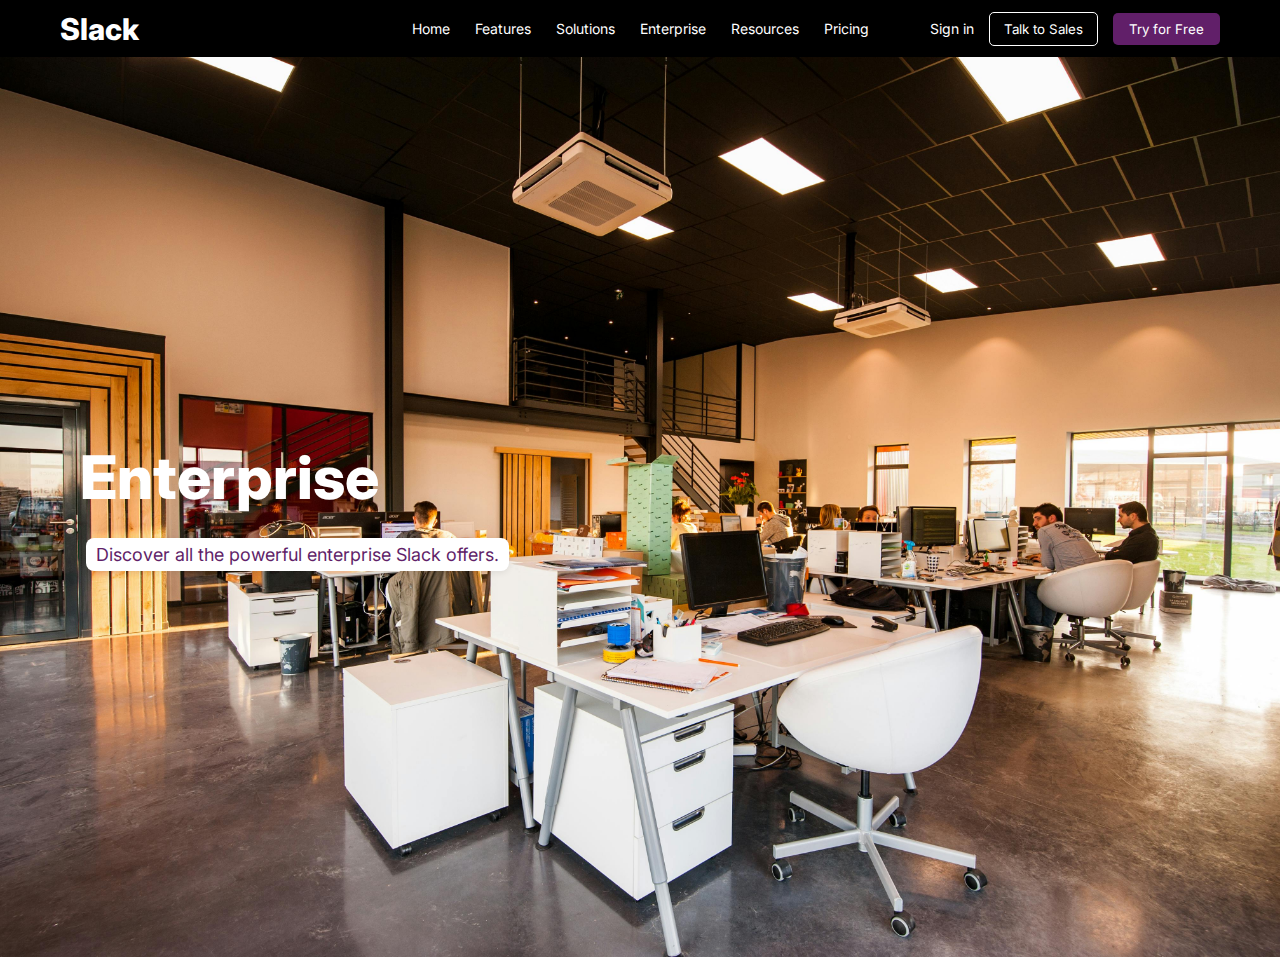
<file: enterprise.html>
<!DOCTYPE html>
<html lang="en">
<head>
    <meta charset="UTF-8">
    <meta name="viewport" content="width=device-width, initial-scale=1.0">
    <title>Enterprise - Slack</title>
    <link rel="stylesheet" href="design.css">
    <link href="https://fonts.googleapis.com/css2?family=Inter:wght@300;400;600;700;800&display=swap" rel="stylesheet">
</head>

<body>

    <input type="checkbox" id="menu-toggle">

    <header class="navbar">
        <div class="logo">Slack</div>

        <label for="menu-toggle" class="hamburger">
            <span></span>
            <span></span>
            <span></span>
        </label>

        <nav class="nav-links">
            <a href="Slack.html">Home</a>
            <a href="features.html">Features</a>
            <a href="solutions.html">Solutions</a>
            <a href="enterprise.html">Enterprise</a>
            <a href="resources.html">Resources</a>
            <a href="pricing.html">Pricing</a>

            <div class="nav-buttons">
                <a class="signin" href="#">Sign in</a>
                <button class="btn-outline">Talk to Sales</button>
                <button class="btn-primary">Try for Free</button>
            </div>
        </nav>
    </header>

    <div class="overlay" id="overlay"></div>

    <section class="hero">
        <div class="hero-text">
            <h1>Enterprise</h1>
            <p>Discover all the powerful enterprise Slack offers.</p>
        </div>
    </section>

    <script>
        function closeSignup() {
            document.getElementById('signupModal').style.display = 'none';
        }

        window.addEventListener('resize', function() {
            if (window.innerWidth > 768) {
                document.getElementById('menu-toggle').checked = false;
            }
        });
        document.addEventListener('DOMContentLoaded', function() {
            document.body.classList.add('is-loaded');
        });

        document.addEventListener('click', function(e) {
            var a = e.target.closest('a');
            if (!a) return;
            var href = a.getAttribute('href');
            if (!href) return;
            // ignore anchors, external links, mailto, tel, downloads, target="_blank"
            if (href.startsWith('#') || href.startsWith('mailto:') || href.startsWith('tel:') ||
                href.startsWith('javascript:') || a.target === '_blank' || a.hasAttribute('download') ||
                (href.indexOf('http') === 0 && href.indexOf(location.hostname) === -1)) {
                return;
            }
            e.preventDefault();
            document.body.classList.remove('is-loaded');
            document.body.classList.add('is-exiting');
            setTimeout(function() { location.href = href; }, 350);
        });
    </script>

</body>

</html>
</file>
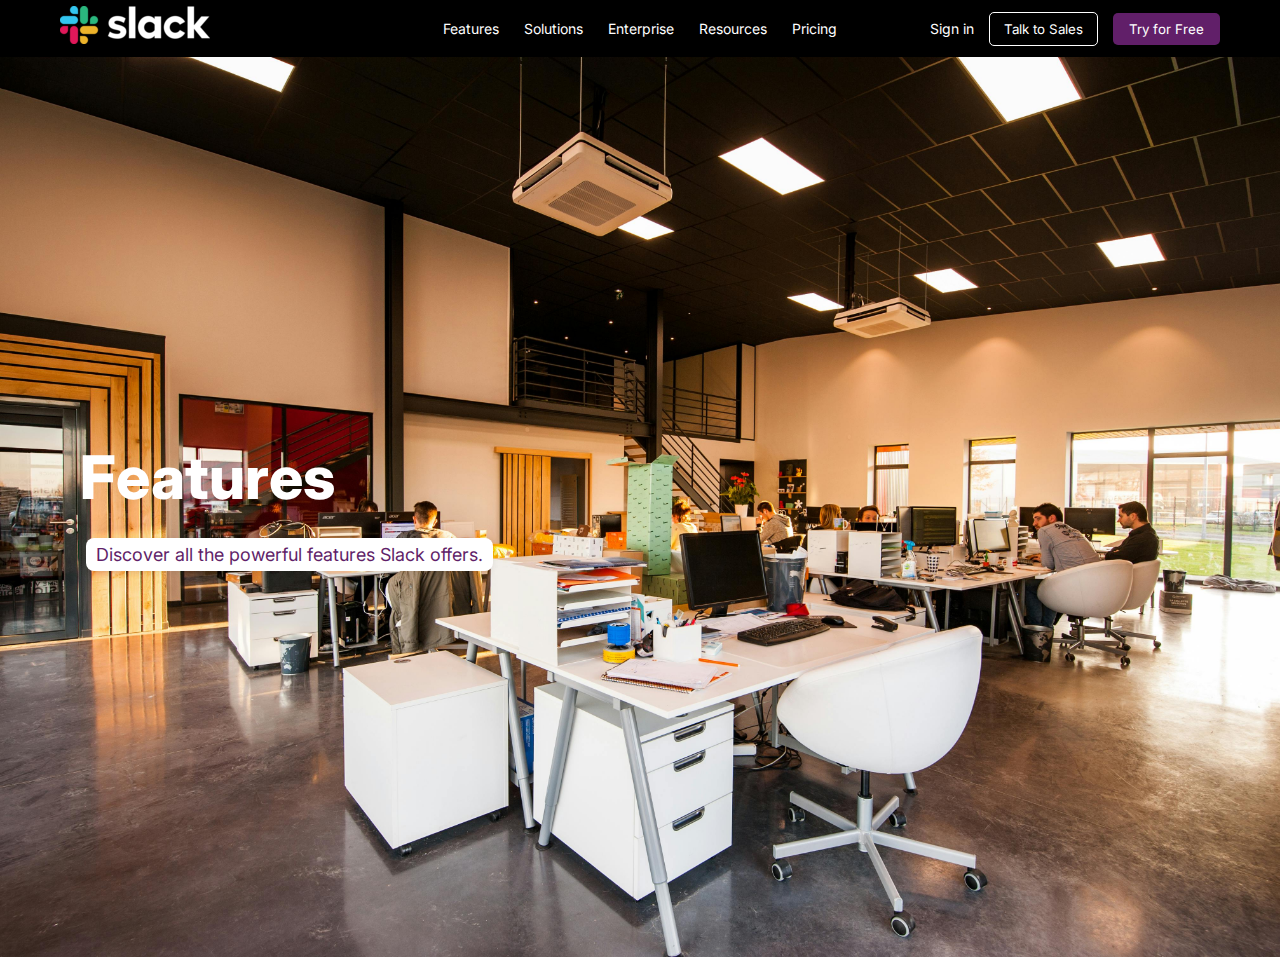
<file: features.html>
<!DOCTYPE html>
<html lang="en">

<head>
    <link rel="icon" href="icons8-slack-logo-45.png" type="image/png">
    <meta charset="UTF-8">
    <meta name="viewport" content="width=device-width, initial-scale=1.0">
    <title>Features - Slack</title>
    <link rel="stylesheet" href="design.css">
    <link href="https://fonts.googleapis.com/css2?family=Inter:wght@300;400;600;700;800&display=swap" rel="stylesheet">
</head>

<body>

    <input type="checkbox" id="menu-toggle">

    <header class="navbar">
       
           <a href="index.html" class="logo">
             <img src="slacklogo.png" alt="Website Logo"></a>

               <input type="checkbox" id="menu-toggle">
        <label for="menu-toggle" class="hamburger">
            <span></span>
            <span></span>
            <span></span>
        </label>

        <nav class="nav-links">
            <a href="features.html">Features</a>
            <a href="solutions.html">Solutions</a>
            <a href="enterprise.html">Enterprise</a>
            <a href="resources.html">Resources</a>
            <a href="pricing.html">Pricing</a>

            <div class="nav-buttons">
                <a class="signin" href="#"
                    onclick="document.getElementById('loginModal').style.display='flex'; return false;">Sign
                    in</a>
                <button class="btn-outline" onclick="document.getElementById('loginModal').style.display='flex'">Talk to
                    Sales</button>
                <button class="btn-primary" onclick="document.getElementById('signupModal').style.display='flex'">Try
                    for Free</button>
        </nav>
        <script>
            function closeSignup() {
                document.getElementById('signupModal').style.display = 'none';
            }

            function closeLogin() {
                document.getElementById('loginModal').style.display = 'none';
            }
        </script>
    </header>

    <div class="overlay" id="overlay"></div>

    <section class="hero">
        <div class="hero-text">
            <h1>Features</h1>
            <p>Discover all the powerful features Slack offers.</p>
        </div>
    </section>
    <div class="modal" id="signupModal">
        <div class="modal-box">
            <span class="close" onclick="closeSignup()">&times;</span>

            <h2>Create Account</h2>

            <form id="signupForm">
                <input type="text" placeholder="Full Name" required>
                <input type="email" placeholder="Email Address" required>
                <input type="password" placeholder="Password" required>

                <button type="submit" class="btn-primary big full">Sign Up</button>
            </form>

            <p class="small-text">Already have an account? <a href="#"
                    onclick="closeSignup(); document.getElementById('loginModal').style.display='flex'; return false;">Sign
                    in</a></p>
        </div>
    </div>

    <!-- LOGIN MODAL -->
    <div class="modal" id="loginModal">
        <div class="modal-box">
            <span class="close" onclick="closeLogin()">&times;</span>

            <h2>Sign In</h2>

            <form id="loginForm">
                <input type="email" placeholder="Email Address" required>
                <input type="password" placeholder="Password" required>

                <button type="submit" class="btn-primary big full">Sign In</button>
            </form>

            <p class="small-text">Don't have an account? <a href="#"
                    onclick="closeLogin(); document.getElementById('signupModal').style.display='flex'; return false;">Create
                    one</a></p>
        </div>
    </div>
    <div class="modal" id="signupModal">
        <div class="modal-box">
            <span class="close" onclick="closeSignup()">&times;</span>

            <h2>Create Account</h2>

            <form id="signupForm">
                <input type="text" placeholder="Full Name" required>
                <input type="email" placeholder="Email Address" required>
                <input type="password" placeholder="Password" required>

                <button type="submit" class="btn-primary big full">Sign Up</button>
            </form>

            <p class="small-text">Already have an account? <a href="#"
                    onclick="closeSignup(); document.getElementById('loginModal').style.display='flex'; return false;">Sign
                    in</a></p>
        </div>
    </div>

    <!-- LOGIN MODAL -->
    <div class="modal" id="loginModal">
        <div class="modal-box">
            <span class="close" onclick="closeLogin()">&times;</span>

            <h2>Sign In</h2>

            <form id="loginForm">
                <input type="email" placeholder="Email Address" required>
                <input type="password" placeholder="Password" required>

                <button type="submit" class="btn-primary big full">Sign In</button>
            </form>

            <p class="small-text">Don't have an account? <a href="#"
                    onclick="closeLogin(); document.getElementById('signupModal').style.display='flex'; return false;">Create
                    one</a></p>
        </div>
    </div>




    <script>
        function closeSignup() {
            document.getElementById('signupModal').style.display = 'none';
        }

        window.addEventListener('resize', function () {
            if (window.innerWidth > 768) {
                document.getElementById('menu-toggle').checked = false;
            }
        });


        document.addEventListener('DOMContentLoaded', function () {
            document.body.classList.add('is-loaded');
        });

        document.addEventListener('click', function (e) {
            var a = e.target.closest('a');
            if (!a) return;
            var href = a.getAttribute('href');
            if (!href) return;
            // ignore anchors, external links, mailto, tel, downloads, target="_blank"
            if (href.startsWith('#') || href.startsWith('mailto:') || href.startsWith('tel:') ||
                href.startsWith('javascript:') || a.target === '_blank' || a.hasAttribute('download') ||
                (href.indexOf('http') === 0 && href.indexOf(location.hostname) === -1)) {
                return;
            }
            e.preventDefault();
            document.body.classList.remove('is-loaded');
            document.body.classList.add('is-exiting');
            setTimeout(function () { location.href = href; }, 350);
        });
    </script>
<script src="animation.js"></script>
</body>

</html>
</file>
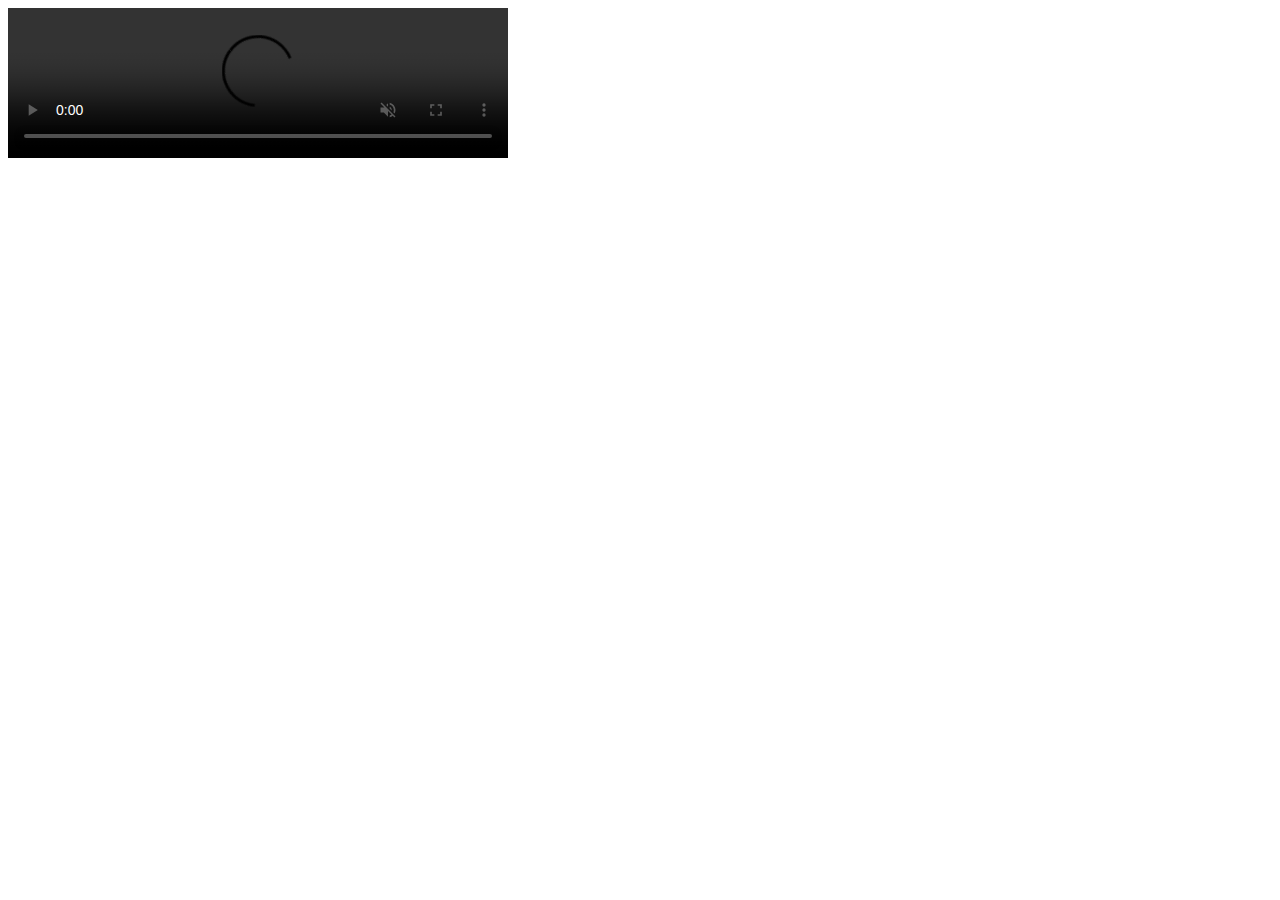
<file: nba.html>
<!DOCTYPE html>
<html lang="en">
<head>
    <meta charset="UTF-8">
    <meta name="viewport" content="width=device-width, initial-scale=1.0">
    <title>ESPN</title>
</head>
<body>
     
      <video width="500px" controls autoplay muted loop>
  <source src="">


      </video>



</body>
</html>
</file>
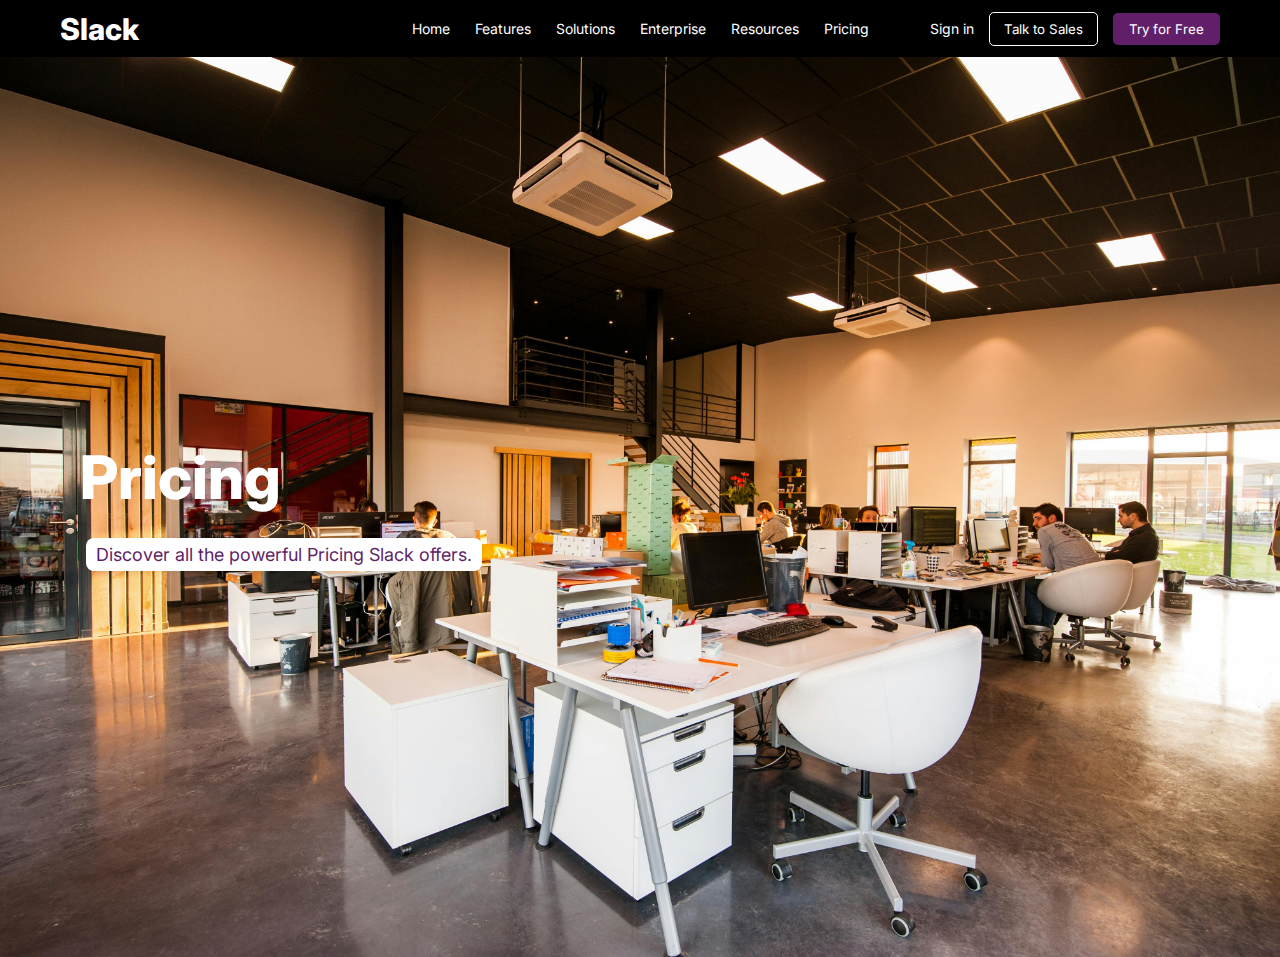
<file: pricing.html>
<!DOCTYPE html>
<html lang="en">
<head>
    <meta charset="UTF-8">
    <meta name="viewport" content="width=device-width, initial-scale=1.0">
    <title>Pricing - Slack</title>
    <link rel="stylesheet" href="design.css">
    <link href="https://fonts.googleapis.com/css2?family=Inter:wght@300;400;600;700;800&display=swap" rel="stylesheet">
</head>

<body>

    <input type="checkbox" id="menu-toggle">

    <header class="navbar">
        <div class="logo">Slack</div>

        <label for="menu-toggle" class="hamburger">
            <span></span>
            <span></span>
            <span></span>
        </label>

        <nav class="nav-links">
            <a href="index.html">Home</a>
            <a href="features.html">Features</a>
            <a href="solutions.html">Solutions</a>
            <a href="enterprise.html">Enterprise</a>
            <a href="resources.html">Resources</a>
            <a href="pricing.html">Pricing</a>

            <div class="nav-buttons">
                <a class="signin" href="#">Sign in</a>
                <button class="btn-outline">Talk to Sales</button>
                <button class="btn-primary">Try for Free</button>
            </div>
        </nav>
    </header>

    <div class="overlay" id="overlay"></div>

    <section class="hero">
        <div class="hero-text">
            <h1>Pricing</h1>
            <p>Discover all the powerful Pricing Slack offers.</p>
        </div>
    </section>

    <script>
        function closeSignup() {
            document.getElementById('signupModal').style.display = 'none';
        }

        window.addEventListener('resize', function() {
            if (window.innerWidth > 768) {
                document.getElementById('menu-toggle').checked = false;
            }
        });
        document.addEventListener('DOMContentLoaded', function() {
            document.body.classList.add('is-loaded');
        });

        document.addEventListener('click', function(e) {
            var a = e.target.closest('a');
            if (!a) return;
            var href = a.getAttribute('href');
            if (!href) return;
            // ignore anchors, external links, mailto, tel, downloads, target="_blank"
            if (href.startsWith('#') || href.startsWith('mailto:') || href.startsWith('tel:') ||
                href.startsWith('javascript:') || a.target === '_blank' || a.hasAttribute('download') ||
                (href.indexOf('http') === 0 && href.indexOf(location.hostname) === -1)) {
                return;
            }
            e.preventDefault();
            document.body.classList.remove('is-loaded');
            document.body.classList.add('is-exiting');
            setTimeout(function() { location.href = href; }, 350);
        });
    </script>

</body>

</html>
</file>
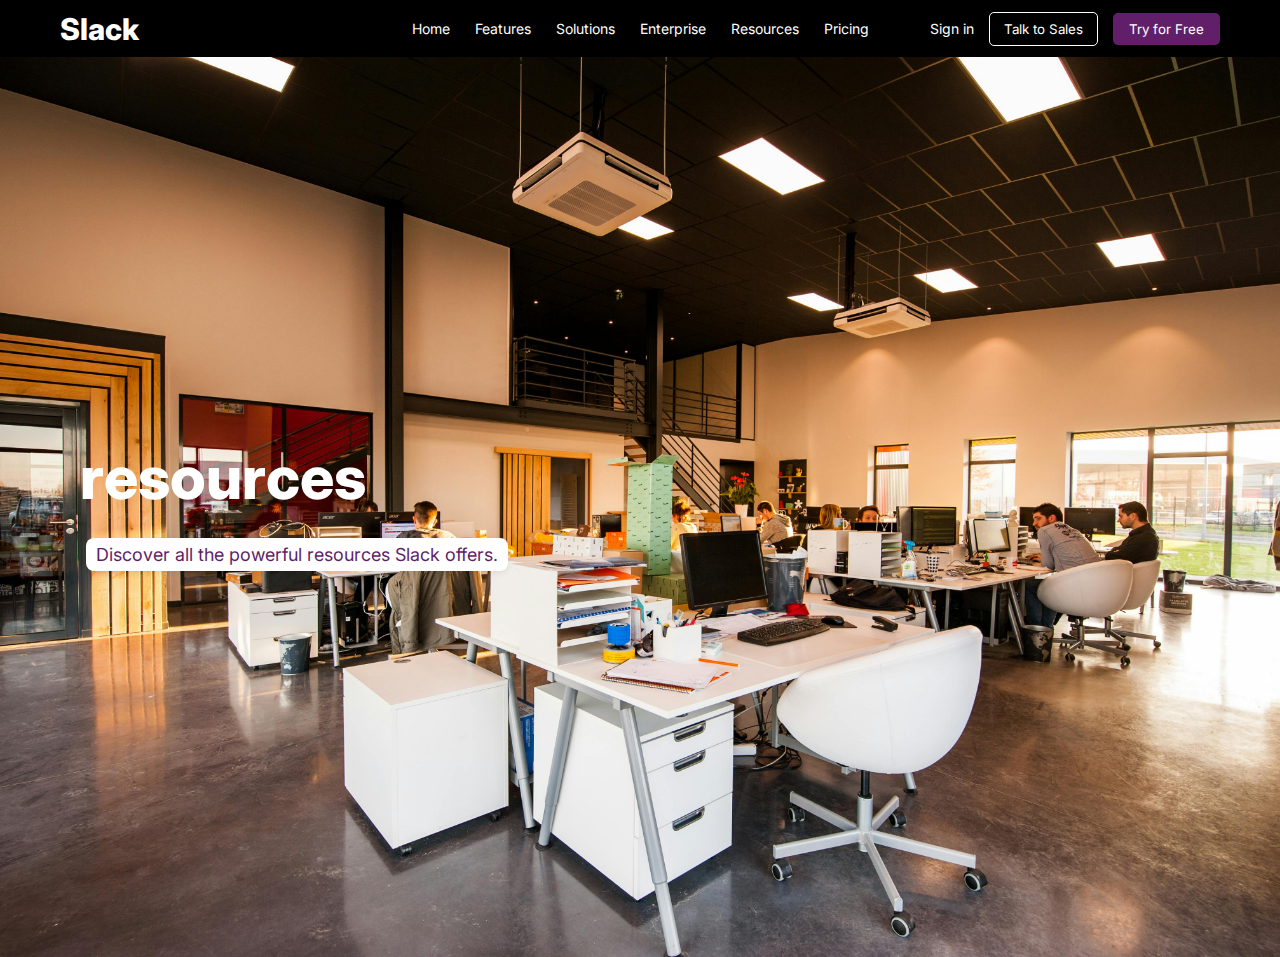
<file: resources.html>
<!DOCTYPE html>
<html lang="en">
<head>
    <meta charset="UTF-8">
    <meta name="viewport" content="width=device-width, initial-scale=1.0">
    <title>resources - Slack</title>
    <link rel="stylesheet" href="design.css">
    <link href="https://fonts.googleapis.com/css2?family=Inter:wght@300;400;600;700;800&display=swap" rel="stylesheet">
</head>

<body>

    <input type="checkbox" id="menu-toggle">

    <header class="navbar">
        <div class="logo">Slack</div>

        <label for="menu-toggle" class="hamburger">
            <span></span>
            <span></span>
            <span></span>
        </label>

        <nav class="nav-links">
            <a href="Slack.html">Home</a>
            <a href="features.html">Features</a>
            <a href="solutions.html">Solutions</a>
            <a href="enterprise.html">Enterprise</a>
            <a href="resources.html">Resources</a>
            <a href="pricing.html">Pricing</a>

            <div class="nav-buttons">
                <a class="signin" href="#">Sign in</a>
                <button class="btn-outline">Talk to Sales</button>
                <button class="btn-primary">Try for Free</button>
            </div>
        </nav>
    </header>

    <div class="overlay" id="overlay"></div>

    <section class="hero">
        <div class="hero-text">
            <h1>resources</h1>
            <p>Discover all the powerful resources Slack offers.</p>
        </div>
    </section>

    <script>
        function closeSignup() {
            document.getElementById('signupModal').style.display = 'none';
        }

        window.addEventListener('resize', function() {
            if (window.innerWidth > 768) {
                document.getElementById('menu-toggle').checked = false;
            }
        });
        document.addEventListener('DOMContentLoaded', function() {
            document.body.classList.add('is-loaded');
        });

        document.addEventListener('click', function(e) {
            var a = e.target.closest('a');
            if (!a) return;
            var href = a.getAttribute('href');
            if (!href) return;
            // ignore anchors, external links, mailto, tel, downloads, target="_blank"
            if (href.startsWith('#') || href.startsWith('mailto:') || href.startsWith('tel:') ||
                href.startsWith('javascript:') || a.target === '_blank' || a.hasAttribute('download') ||
                (href.indexOf('http') === 0 && href.indexOf(location.hostname) === -1)) {
                return;
            }
            e.preventDefault();
            document.body.classList.remove('is-loaded');
            document.body.classList.add('is-exiting');
            setTimeout(function() { location.href = href; }, 350);
        });
    </script>

</body>

</html>
</file>
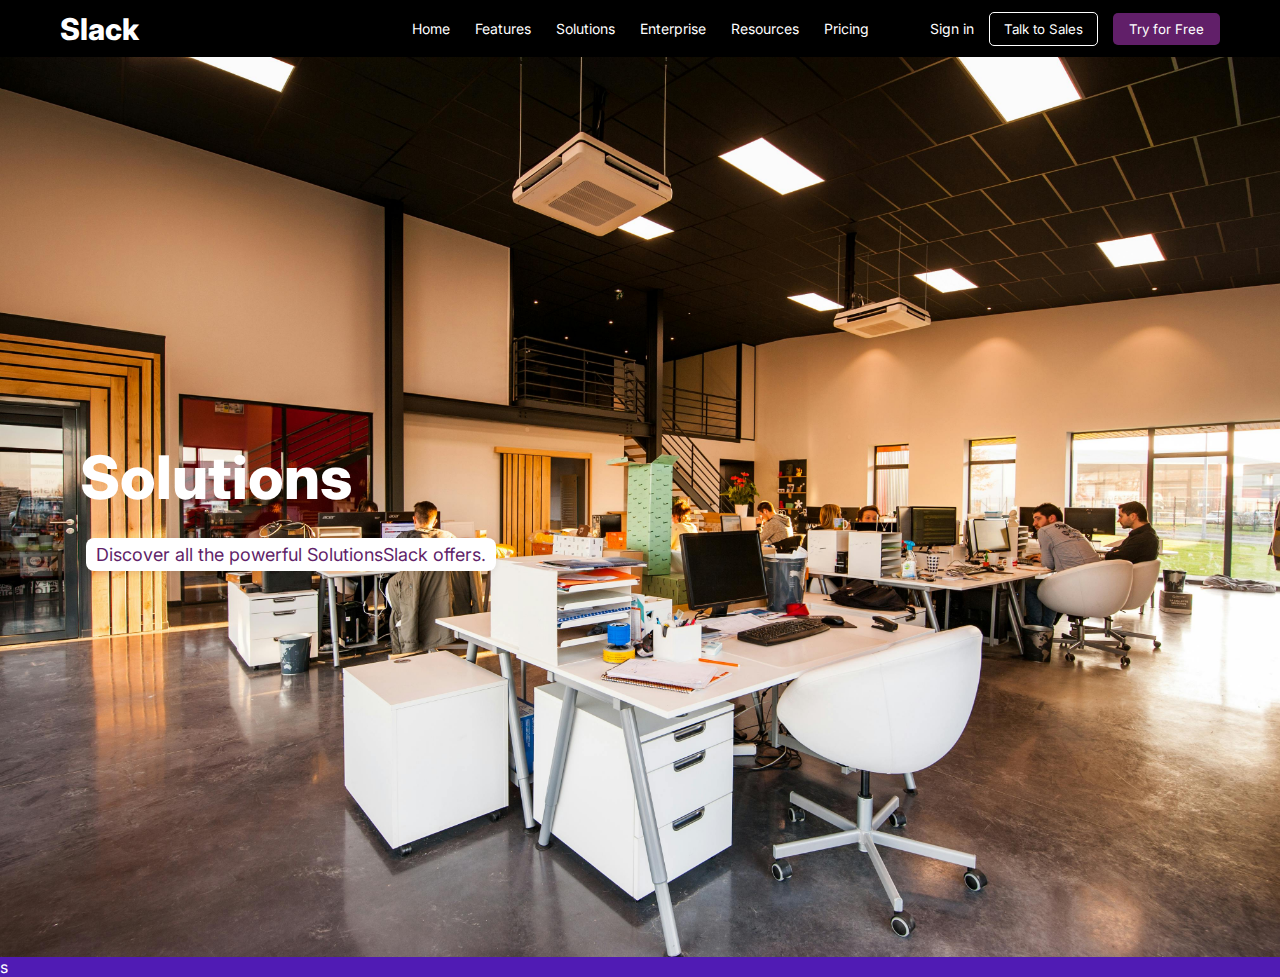
<file: solutions.html>
<!DOCTYPE html>
<html lang="en">
<head>
    <meta charset="UTF-8">
    <meta name="viewport" content="width=device-width, initial-scale=1.0">
    <title>Solutions - Slack</title>
    <link rel="stylesheet" href="design.css">
    <link href="https://fonts.googleapis.com/css2?family=Inter:wght@300;400;600;700;800&display=swap" rel="stylesheet">
</head>

<body>

    <input type="checkbox" id="menu-toggle">

    <header class="navbar">
        <div class="logo">Slack</div>

        <label for="menu-toggle" class="hamburger">
            <span></span>
            <span></span>
            <span></span>
        </label>

        <nav class="nav-links">
            <a href="index.html">Home</a>
            <a href="features.html">Features</a>
            <a href="solutions.html">Solutions</a>
            <a href="enterprise.html">Enterprise</a>
            <a href="resources.html">Resources</a>
            <a href="pricing.html">Pricing</a>

            <div class="nav-buttons">
                <a class="signin" href="#">Sign in</a>
                <button class="btn-outline">Talk to Sales</button>
                <button class="btn-primary">Try for Free</button>
            </div>
        </nav>
    </header>

    <div class="overlay" id="overlay"></div>

    <section class="hero">
        <div class="hero-text">
            <h1>Solutions</h1>
            <p>Discover all the powerful SolutionsSlack offers.</p>
        </div>
    </section>

    <script>
        function closeSignup() {
            document.getElementById('signupModal').style.display = 'none';
        }

        window.addEventListener('resize', function() {
            if (window.innerWidth > 768) {
                document.getElementById('menu-toggle').checked = false;
            }
        });
        document.addEventListener('DOMContentLoaded', function() {
            document.body.classList.add('is-loaded');
        });

        document.addEventListener('click', function(e) {
            var a = e.target.closest('a');
            if (!a) return;
            var href = a.getAttribute('href');
            if (!href) return;
            // ignore anchors, external links, mailto, tel, downloads, target="_blank"
            if (href.startsWith('#') || href.startsWith('mailto:') || href.startsWith('tel:') ||
                href.startsWith('javascript:') || a.target === '_blank' || a.hasAttribute('download') ||
                (href.indexOf('http') === 0 && href.indexOf(location.hostname) === -1)) {
                return;
            }
            e.preventDefault();
            document.body.classList.remove('is-loaded');
            document.body.classList.add('is-exiting');
            setTimeout(function() { location.href = href; }, 350);
        });
    </script>
s
</body>

</html>
</file>
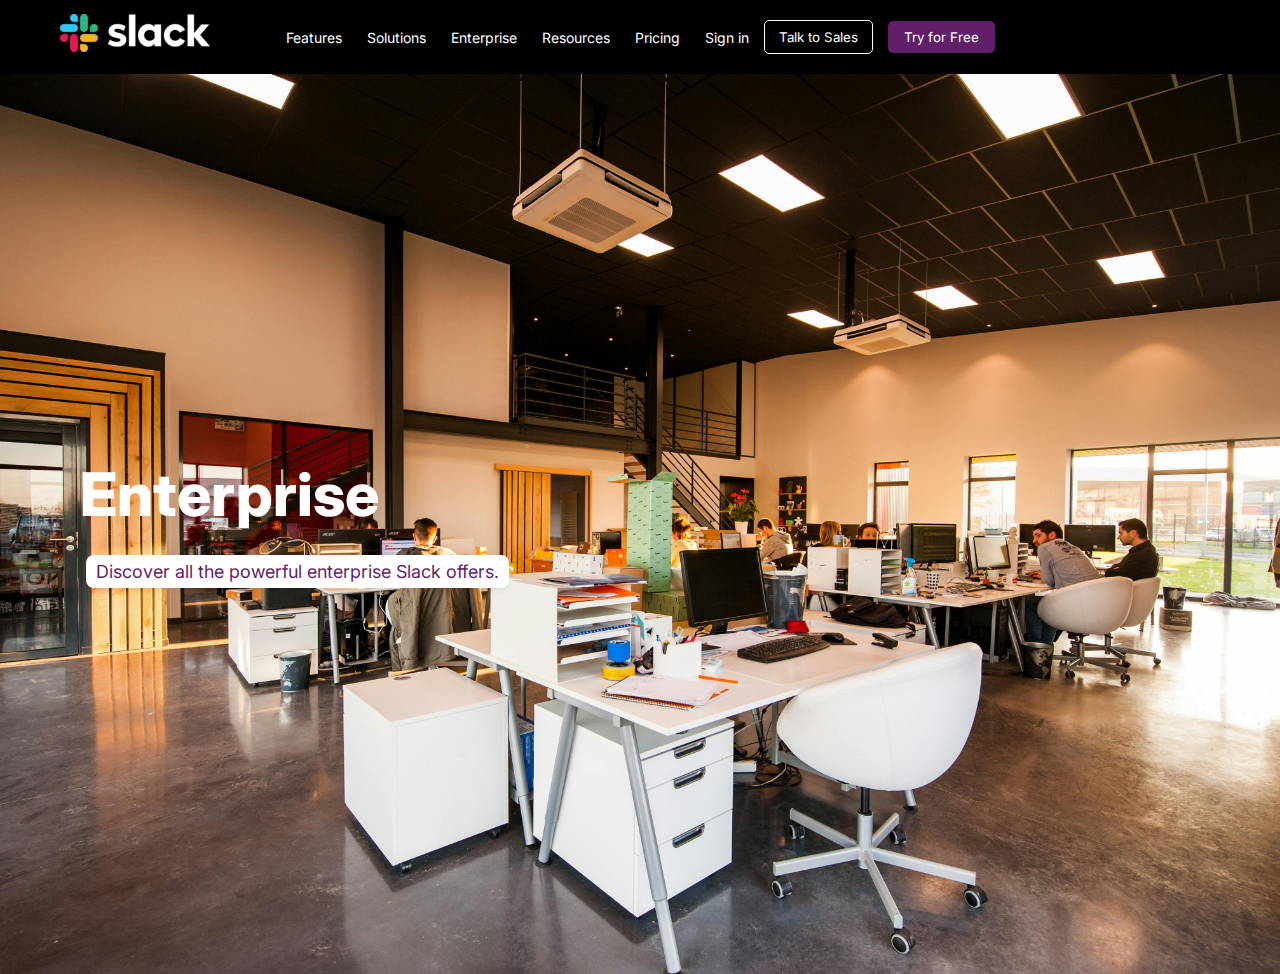
<file: all/enterprise.html>
<!DOCTYPE html>
<html lang="en">

<head>
    <link rel="icon" href="icons8-slack-logo-45.png"image/png">
    <meta charset="UTF-8">
    <meta name="viewport" content="width=device-width, initial-scale=1.0">
    <title>Enterprise - Slack</title>
    <link rel="stylesheet" href="design.css">
    <link href="https://fonts.googleapis.com/css2?family=Inter:wght@300;400;600;700;800&display=swap" rel="stylesheet">
</head>

<body>

    <input type="checkbox" id="menu-toggle">

    <header class="navbar">
    
            <a href="index.html" class="logo">
             <img src="slacklogo.png" alt="Website Logo"></a>

  <input type="checkbox" id="menu-toggle">
        <label for="menu-toggle" class="hamburger">
            <span></span>
            <span></span>
            <span></span>
        </label>

        <nav class="nav-links">
            <a href="features.html">Features</a>
            <a href="solutions.html">Solutions</a>
            <a href="enterprise.html">Enterprise</a>
            <a href="resources.html">Resources</a>
            <a href="pricing.html">Pricing</a>

            <div class="nav-buttons">
                <a class="signin" href="#"
                    onclick="document.getElementById('loginModal').style.display='flex'; return false;">Sign
                    in</a>
                <button class="btn-outline" onclick="document.getElementById('loginModal').style.display='flex'">Talk to
                    Sales</button>
                <button class="btn-primary" onclick="document.getElementById('signupModal').style.display='flex'">Try
                    for Free</button>
        </nav>
        <script>
            function closeSignup() {
                document.getElementById('signupModal').style.display = 'none';
            }

            function closeLogin() {
                document.getElementById('loginModal').style.display = 'none';
            }
        </script>
    </header>

    <div class="overlay" id="overlay"></div>

    <section class="hero">
        <div class="hero-text">
            <h1>Enterprise</h1>
            <p>Discover all the powerful enterprise Slack offers.</p>
        </div>
    </section>
    <div class="modal" id="signupModal">
        <div class="modal-box">
            <span class="close" onclick="closeSignup()">&times;</span>

            <h2>Create Account</h2>

            <form id="signupForm">
                <input type="text" placeholder="Full Name" required>
                <input type="email" placeholder="Email Address" required>
                <input type="password" placeholder="Password" required>

                <button type="submit" class="btn-primary big full">Sign Up</button>
            </form>

            <p class="small-text">Already have an account? <a href="#"
                    onclick="closeSignup(); document.getElementById('loginModal').style.display='flex'; return false;">Sign
                    in</a></p>
        </div>
    </div>

    <!-- LOGIN MODAL -->
    <div class="modal" id="loginModal">
        <div class="modal-box">
            <span class="close" onclick="closeLogin()">&times;</span>

            <h2>Sign In</h2>

            <form id="loginForm">
                <input type="email" placeholder="Email Address" required>
                <input type="password" placeholder="Password" required>

                <button type="submit" class="btn-primary big full">Sign In</button>
            </form>

            <p class="small-text">Don't have an account? <a href="#"
                    onclick="closeLogin(); document.getElementById('signupModal').style.display='flex'; return false;">Create
                    one</a></p>
        </div>
    </div>
    <script>
        function closeSignup() {
            document.getElementById('signupModal').style.display = 'none';
        }

        window.addEventListener('resize', function () {
            if (window.innerWidth > 768) {
                document.getElementById('menu-toggle').checked = false;
            }
        });
        document.addEventListener('DOMContentLoaded', function () {
            document.body.classList.add('is-loaded');
        });

        document.addEventListener('click', function (e) {
            var a = e.target.closest('a');
            if (!a) return;
            var href = a.getAttribute('href');
            if (!href) return;
            // ignore anchors, external links, mailto, tel, downloads, target="_blank"
            if (href.startsWith('#') || href.startsWith('mailto:') || href.startsWith('tel:') ||
                href.startsWith('javascript:') || a.target === '_blank' || a.hasAttribute('download') ||
                (href.indexOf('http') === 0 && href.indexOf(location.hostname) === -1)) {
                return;
            }
            e.preventDefault();
            document.body.classList.remove('is-loaded');
            document.body.classList.add('is-exiting');
            setTimeout(function () { location.href = href; }, 350);
        });
    </script>
<script src="animation.js"></script>
</body>

</html>
</file>
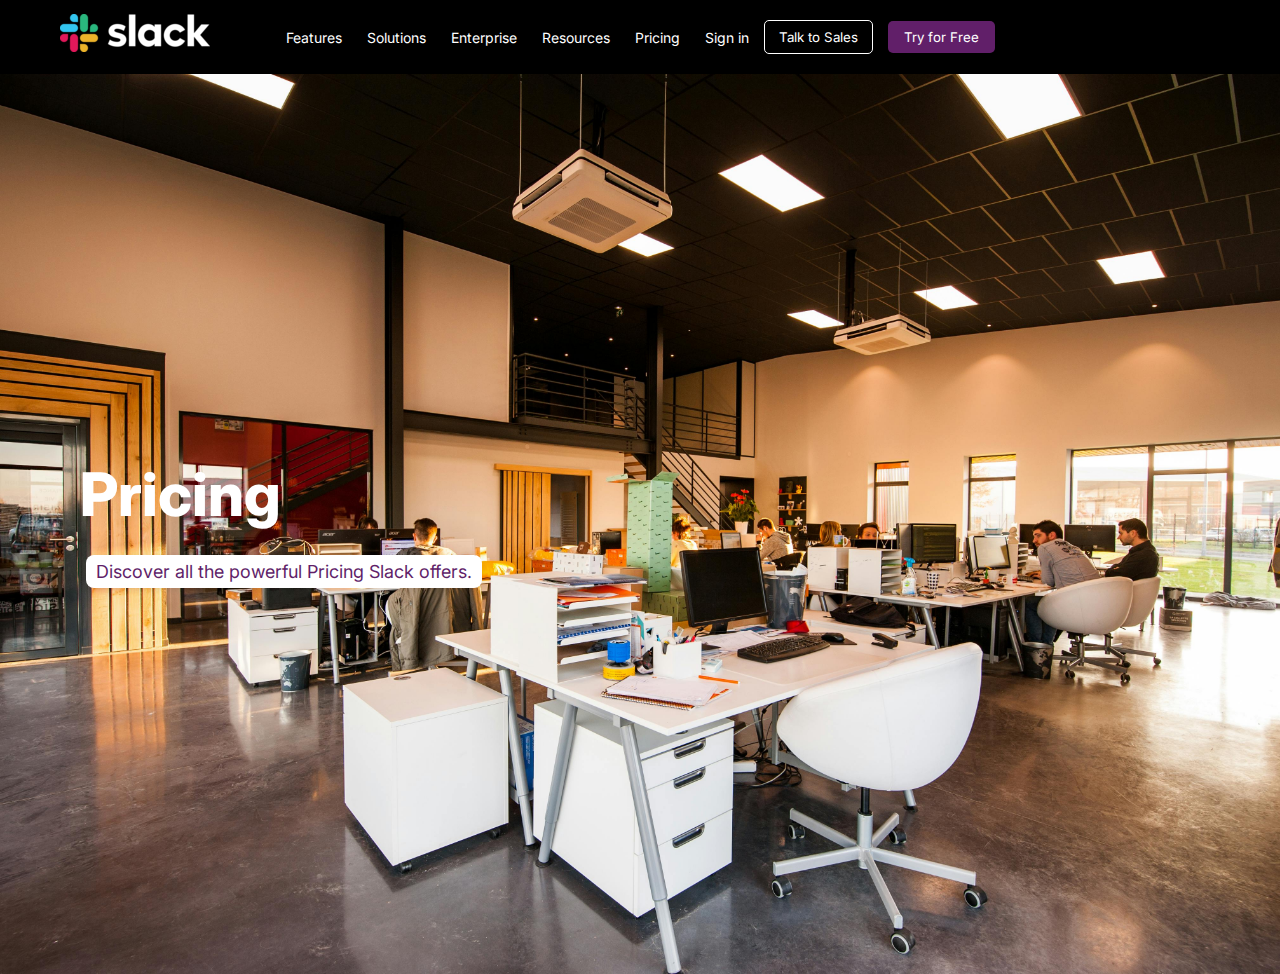
<file: all/pricing.html>
<!DOCTYPE html>
<html lang="en">

<head>
    <link rel="icon" href="icons8-slack-logo-45.png" type="image/png">
    <meta charset="UTF-8">
    <meta name="viewport" content="width=device-width, initial-scale=1.0">
    <title>Pricing - Slack</title>
    <link rel="stylesheet" href="design.css">
    <link href="https://fonts.googleapis.com/css2?family=Inter:wght@300;400;600;700;800&display=swap" rel="stylesheet">
</head>

<body>

    <input type="checkbox" id="menu-toggle">

    <header class="navbar">

        <a href="index.html" class="logo">
             <img src="slacklogo.png" alt="Website Logo"></a>

  <input type="checkbox" id="menu-toggle">
        <label for="menu-toggle" class="hamburger">
            <span></span>
            <span></span>
            <span></span>
        </label>

        <nav class="nav-links">
            <a href="features.html">Features</a>
            <a href="solutions.html">Solutions</a>
            <a href="enterprise.html">Enterprise</a>
            <a href="resources.html">Resources</a>
            <a href="pricing.html">Pricing</a>

            <div class="nav-buttons">
                <a class="signin" href="#"
                    onclick="document.getElementById('loginModal').style.display='flex'; return false;">Sign
                    in</a>
                <button class="btn-outline" onclick="document.getElementById('loginModal').style.display='flex'">Talk to
                    Sales</button>
                <button class="btn-primary" onclick="document.getElementById('signupModal').style.display='flex'">Try
                    for Free</button>
        </nav>
        <script>
            function closeSignup() {
                document.getElementById('signupModal').style.display = 'none';
            }

            function closeLogin() {
                document.getElementById('loginModal').style.display = 'none';
            }
        </script>
    </header>

    <div class="overlay" id="overlay"></div>

    <section class="hero">
        <div class="hero-text">
            <h1>Pricing</h1>
            <p>Discover all the powerful Pricing Slack offers.</p>
        </div>
    </section>
    <div class="modal" id="signupModal">
        <div class="modal-box">
            <span class="close" onclick="closeSignup()">&times;</span>

            <h2>Create Account</h2>

            <form id="signupForm">
                <input type="text" placeholder="Full Name" required>
                <input type="email" placeholder="Email Address" required>
                <input type="password" placeholder="Password" required>

                <button type="submit" class="btn-primary big full">Sign Up</button>
            </form>

            <p class="small-text">Already have an account? <a href="#"
                    onclick="closeSignup(); document.getElementById('loginModal').style.display='flex'; return false;">Sign
                    in</a></p>
        </div>
    </div>

    <!-- LOGIN MODAL -->
    <div class="modal" id="loginModal">
        <div class="modal-box">
            <span class="close" onclick="closeLogin()">&times;</span>

            <h2>Sign In</h2>

            <form id="loginForm">
                <input type="email" placeholder="Email Address" required>
                <input type="password" placeholder="Password" required>

                <button type="submit" class="btn-primary big full">Sign In</button>
            </form>

            <p class="small-text">Don't have an account? <a href="#"
                    onclick="closeLogin(); document.getElementById('signupModal').style.display='flex'; return false;">Create
                    one</a></p>
        </div>
    </div>
    <script>
        function closeSignup() {
            document.getElementById('signupModal').style.display = 'none';
        }

        window.addEventListener('resize', function () {
            if (window.innerWidth > 768) {
                document.getElementById('menu-toggle').checked = false;
            }
        });
        document.addEventListener('DOMContentLoaded', function () {
            document.body.classList.add('is-loaded');
        });

        document.addEventListener('click', function (e) {
            var a = e.target.closest('a');
            if (!a) return;
            var href = a.getAttribute('href');
            if (!href) return;
            // ignore anchors, external links, mailto, tel, downloads, target="_blank"
            if (href.startsWith('#') || href.startsWith('mailto:') || href.startsWith('tel:') ||
                href.startsWith('javascript:') || a.target === '_blank' || a.hasAttribute('download') ||
                (href.indexOf('http') === 0 && href.indexOf(location.hostname) === -1)) {
                return;
            }
            e.preventDefault();
            document.body.classList.remove('is-loaded');
            document.body.classList.add('is-exiting');
            setTimeout(function () { location.href = href; }, 350);
        });
    </script>
<script src="animation.js"></script>
</body>

</html>
</file>
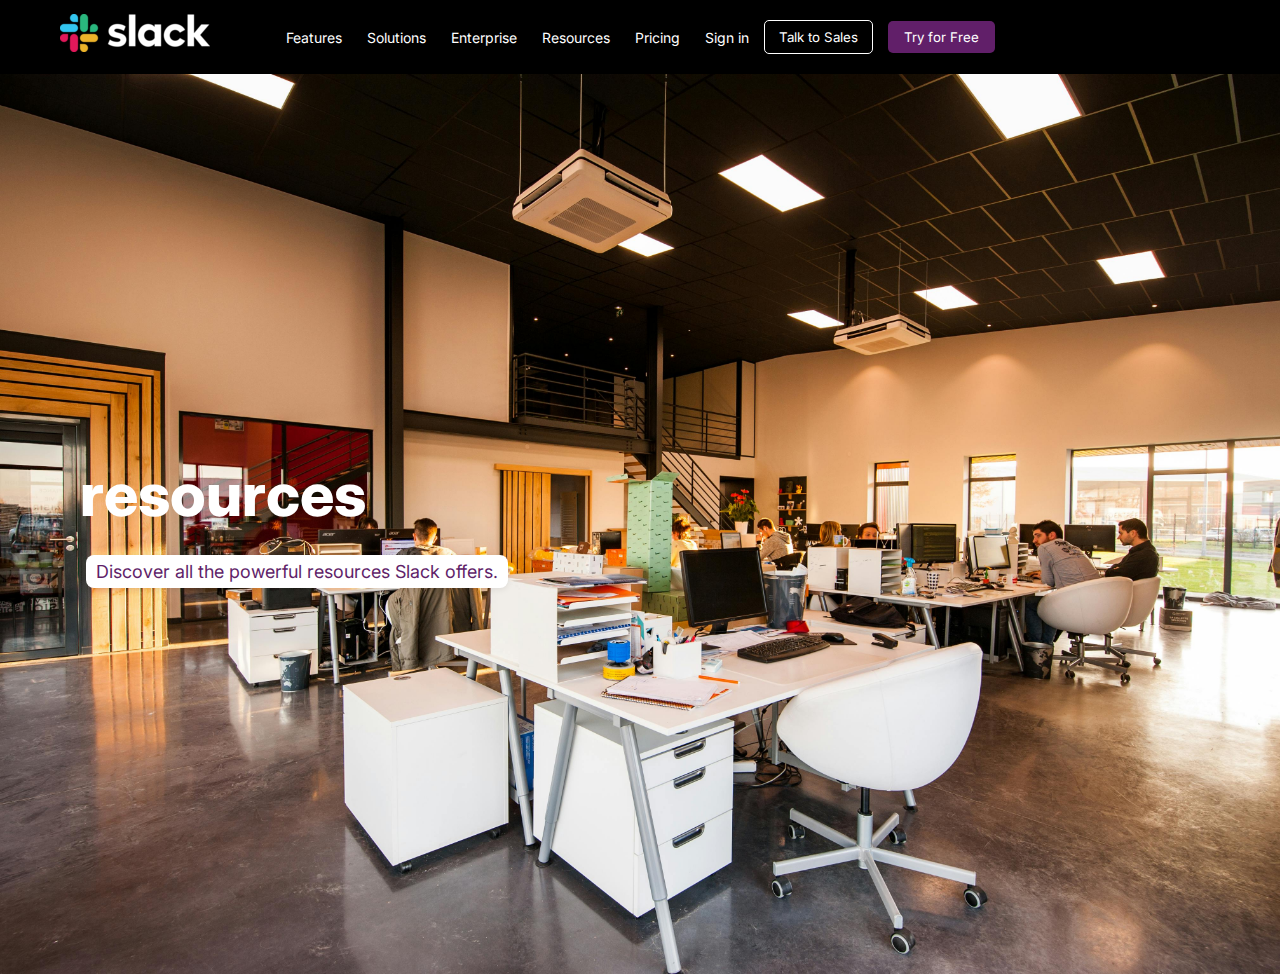
<file: all/resources.html>
<!DOCTYPE html>
<html lang="en">

<head>
    <link rel="icon" href="icons8-slack-logo-45.png" type="image/png">
    <meta charset="UTF-8">
    <meta name="viewport" content="width=device-width, initial-scale=1.0">
    <title>resources - Slack</title>
    <link rel="stylesheet" href="design.css">
    <link href="https://fonts.googleapis.com/css2?family=Inter:wght@300;400;600;700;800&display=swap" rel="stylesheet">
</head>

<body>

    <input type="checkbox" id="menu-toggle">

    <header class="navbar">
      
         <a href="index.html" class="logo">
             <img src="slacklogo.png" alt="Website Logo"></a>

               <input type="checkbox" id="menu-toggle">
        <label for="menu-toggle" class="hamburger">
            <span></span>
            <span></span>
            <span></span>
        </label>

        <nav class="nav-links">
            <a href="features.html">Features</a>
            <a href="solutions.html">Solutions</a>
            <a href="enterprise.html">Enterprise</a>
            <a href="resources.html">Resources</a>
            <a href="pricing.html">Pricing</a>

            <div class="nav-buttons">
                <a class="signin" href="#"
                    onclick="document.getElementById('loginModal').style.display='flex'; return false;">Sign
                    in</a>
                <button class="btn-outline" onclick="document.getElementById('loginModal').style.display='flex'">Talk to
                    Sales</button>
                <button class="btn-primary" onclick="document.getElementById('signupModal').style.display='flex'">Try
                    for Free</button>
        </nav>
        <script>
            function closeSignup() {
                document.getElementById('signupModal').style.display = 'none';
            }

            function closeLogin() {
                document.getElementById('loginModal').style.display = 'none';
            }
        </script>
    </header>

    <div class="overlay" id="overlay"></div>

    <section class="hero">
        <div class="hero-text">
            <h1>resources</h1>
            <p>Discover all the powerful resources Slack offers.</p>
        </div>
    </section>
    <div class="modal" id="signupModal">
        <div class="modal-box">
            <span class="close" onclick="closeSignup()">&times;</span>

            <h2>Create Account</h2>

            <form id="signupForm">
                <input type="text" placeholder="Full Name" required>
                <input type="email" placeholder="Email Address" required>
                <input type="password" placeholder="Password" required>

                <button type="submit" class="btn-primary big full">Sign Up</button>
            </form>

            <p class="small-text">Already have an account? <a href="#"
                    onclick="closeSignup(); document.getElementById('loginModal').style.display='flex'; return false;">Sign
                    in</a></p>
        </div>
    </div>

    <!-- LOGIN MODAL -->
    <div class="modal" id="loginModal">
        <div class="modal-box">
            <span class="close" onclick="closeLogin()">&times;</span>

            <h2>Sign In</h2>

            <form id="loginForm">
                <input type="email" placeholder="Email Address" required>
                <input type="password" placeholder="Password" required>

                <button type="submit" class="btn-primary big full">Sign In</button>
            </form>

            <p class="small-text">Don't have an account? <a href="#"
                    onclick="closeLogin(); document.getElementById('signupModal').style.display='flex'; return false;">Create
                    one</a></p>
        </div>
    </div>
    <script>
        function closeSignup() {
            document.getElementById('signupModal').style.display = 'none';
        }

        window.addEventListener('resize', function () {
            if (window.innerWidth > 768) {
                document.getElementById('menu-toggle').checked = false;
            }
        });
        document.addEventListener('DOMContentLoaded', function () {
            document.body.classList.add('is-loaded');
        });

        document.addEventListener('click', function (e) {
            var a = e.target.closest('a');
            if (!a) return;
            var href = a.getAttribute('href');
            if (!href) return;
            // ignore anchors, external links, mailto, tel, downloads, target="_blank"
            if (href.startsWith('#') || href.startsWith('mailto:') || href.startsWith('tel:') ||
                href.startsWith('javascript:') || a.target === '_blank' || a.hasAttribute('download') ||
                (href.indexOf('http') === 0 && href.indexOf(location.hostname) === -1)) {
                return;
            }
            e.preventDefault();
            document.body.classList.remove('is-loaded');
            document.body.classList.add('is-exiting');
            setTimeout(function () { location.href = href; }, 350);
        });
    </script>
<script src="animation.js"></script>
</body>

</html>
</file>
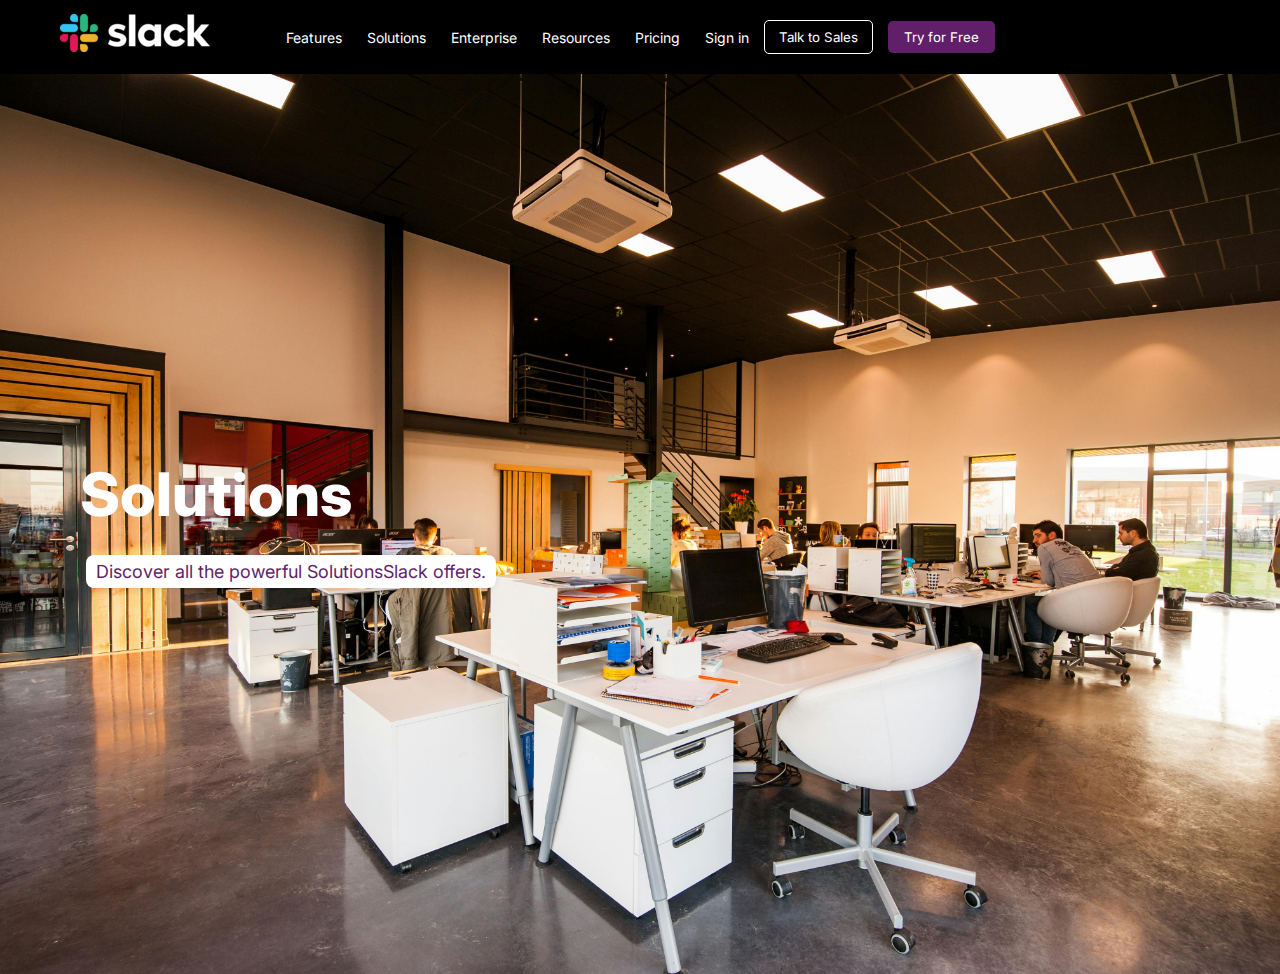
<file: all/solutions.html>
<!DOCTYPE html>
<html lang="en">

<head>
    <link rel="icon" href="icons8-slack-logo-45.png" type="image/png">
    <meta charset="UTF-8">
    <meta name="viewport" content="width=device-width, initial-scale=1.0">
    <title>Solutions - Slack</title>
    <link rel="stylesheet" href="design.css">
    <link href="https://fonts.googleapis.com/css2?family=Inter:wght@300;400;600;700;800&display=swap" rel="stylesheet">
</head>

<body>

    <input type="checkbox" id="menu-toggle">

    <header class="navbar">
        
        <a href="index.html" class="logo">
             <img src="slacklogo.png" alt="Website Logo"></a>

               <input type="checkbox" id="menu-toggle">
        <label for="menu-toggle" class="hamburger">
            <span></span>
            <span></span>
            <span></span>
        </label>

        <nav class="nav-links">
            <a href="features.html">Features</a>
            <a href="solutions.html">Solutions</a>
            <a href="enterprise.html">Enterprise</a>
            <a href="resources.html">Resources</a>
            <a href="pricing.html">Pricing</a>

            <div class="nav-buttons">
                <a class="signin" href="#"
                    onclick="document.getElementById('loginModal').style.display='flex'; return false;">Sign
                    in</a>
                <button class="btn-outline" onclick="document.getElementById('loginModal').style.display='flex'">Talk to
                    Sales</button>
                <button class="btn-primary" onclick="document.getElementById('signupModal').style.display='flex'">Try
                    for Free</button>
        </nav>
        <script>
            function closeSignup() {
                document.getElementById('signupModal').style.display = 'none';
            }

            function closeLogin() {
                document.getElementById('loginModal').style.display = 'none';
            }
        </script>
    </header>

    <div class="overlay" id="overlay"></div>

    <section class="hero">
        <div class="hero-text">
            <h1>Solutions</h1>
            <p>Discover all the powerful SolutionsSlack offers.</p>
        </div>
    </section>
    <div class="modal" id="signupModal">
        <div class="modal-box">
            <span class="close" onclick="closeSignup()">&times;</span>

            <h2>Create Account</h2>

            <form id="signupForm">
                <input type="text" placeholder="Full Name" required>
                <input type="email" placeholder="Email Address" required>
                <input type="password" placeholder="Password" required>

                <button type="submit" class="btn-primary big full">Sign Up</button>
            </form>

            <p class="small-text">Already have an account? <a href="#"
                    onclick="closeSignup(); document.getElementById('loginModal').style.display='flex'; return false;">Sign
                    in</a></p>
        </div>
    </div>

    <!-- LOGIN MODAL -->
    <div class="modal" id="loginModal">
        <div class="modal-box">
            <span class="close" onclick="closeLogin()">&times;</span>

            <h2>Sign In</h2>

            <form id="loginForm">
                <input type="email" placeholder="Email Address" required>
                <input type="password" placeholder="Password" required>

                <button type="submit" class="btn-primary big full">Sign In</button>
            </form>

            <p class="small-text">Don't have an account? <a href="#"
                    onclick="closeLogin(); document.getElementById('signupModal').style.display='flex'; return false;">Create
                    one</a></p>
        </div>
    </div>
    <script>
        function closeSignup() {
            document.getElementById('signupModal').style.display = 'none';
        }

        window.addEventListener('resize', function () {
            if (window.innerWidth > 768) {
                document.getElementById('menu-toggle').checked = false;
            }
        });
        document.addEventListener('DOMContentLoaded', function () {
            document.body.classList.add('is-loaded');
        });

        document.addEventListener('click', function (e) {
            var a = e.target.closest('a');
            if (!a) return;
            var href = a.getAttribute('href');
            if (!href) return;
            // ignore anchors, external links, mailto, tel, downloads, target="_blank"
            if (href.startsWith('#') || href.startsWith('mailto:') || href.startsWith('tel:') ||
                href.startsWith('javascript:') || a.target === '_blank' || a.hasAttribute('download') ||
                (href.indexOf('http') === 0 && href.indexOf(location.hostname) === -1)) {
                return;
            }
            e.preventDefault();
            document.body.classList.remove('is-loaded');
            document.body.classList.add('is-exiting');
            setTimeout(function () { location.href = href; }, 350);
        });
    </script>
<script src="animation.js"></script>
</body>

</html>
</file>
<file: design.css>
/* RESET */
* {
    margin: 0;
    padding: 0;
    box-sizing: border-box;
    font-family: 'Inter', sans-serif;
    scroll-behavior: smooth;
}

body {
    background: #501bb4;
    color: white;
}

/* =======================
   NAVBAR
======================= */
.navbar {
    display: flex;
    justify-content: center;
    align-items: center;
    padding: 20px 60px;
    background: #000000;
    position: relative;
}

.logo {
    font-size: 30px;
    font-weight: 800;
    color: white;
    position: absolute;
    left: 60px;
}

/* Hide checkbox */
#menu-toggle {
    display: none;
}

/* NAV LINKS */
.nav-links {
    display: flex;
    gap: 25px;
    align-items: center;
    justify-content: center;
    margin: 0 auto;
}

.nav-links a {
    color: white;
    text-decoration: none;
    font-size: 14px;
}

/* Buttons inside mobile menu */
.mobile-buttons {
    display: flex;
    gap: 12px;
}

.nav-buttons {
    display: flex;
    gap: 15px;
    align-items: center;
    position: absolute;
    right: 60px;
}

.signin {
    color: white;
    text-decoration: none;
    font-size: 14px;
}

.btn-outline {
    background: transparent;
    color: white;
    border: 1px solid white;
    padding: 8px 14px;
    border-radius: 5px;
    cursor: pointer;
}

.btn-primary {
    background: #611f69;
    color: white;
    border: none;
    padding: 8px 16px;
    border-radius: 5px;
    cursor: pointer;
}

.btn-dark {
    background: transparent;
    color: white;
    border: none;
    padding: 8px 16px;
    border-radius: 5px;
    cursor: pointer;
}

/* HAMBURGER */
.hamburger {
    display: none;
    flex-direction: column;
    cursor: pointer;
    padding: 10px;
    border-radius: 5px;
    transition: background-color 0.3s ease;
    position: absolute;
    right: 60px;
    z-index: 1001;
}

.hamburger span {
    width: 25px;
    height: 3px;
    background: white;
    margin: 4px 0;
}




/* =======================
   HERO
======================= */
.hero {
    position: relative;
    min-height: 100vh;
    display: flex;
    align-items: center;
    justify-content: space-between;
    padding: 80px;
    background: url("background.png.jpg") center/cover no-repeat;
}

.hero-text {
    max-width: 550px;
}

.hero h1 {
    font-size: 60px;
    font-weight: 800;
    line-height: 1.1;
    margin-bottom: 8px; /* reduce space so p can tuck in */
    position: relative;
}

.hero p {
    margin-top: 20px;
    margin-left: 6px;
    font-size: 18px; 
    color:#611f69 ;

    display: inline-block;
    background: rgba(255,255,255,1.0); /* adjust color/opacity */
    padding: 6px 10px;
    border-radius: 8px;
    box-shadow: 0 2px 6px rgba(0,0,0,0.08);
   
}

.hero-buttons {
    margin-top: 30px;
    display: flex;
    gap: 15px;
}

.big {
    padding: 14px 28px;
    font-size: 16px;
}

/* HERO MEDIA */
.hero-image video {
    width: 550px;
    max-width: 100%;
    border-radius: 10px;
    box-shadow: 0 20px 50px rgba(0, 0, 0, 0.3);
}

/* =======================
   MODAL
======================= */
.modal {
    display: none;
    position: fixed;
    inset: 0;
    background: rgba(0, 0, 0, 0.6);
    justify-content: center;
    align-items: center;
    z-index: 1000;
}

.modal-box {
    background: rgba(102, 102, 102, 0.5);
    backdrop-filter: blur(10px);
    padding: 30px;
    border-radius: 10px;
    width: 350px;
    max-width: 90%;
    text-align: center;
    position: relative;
}

.modal-box .close {
    position: absolute;
    top: 10px;
    right: 15px;
    font-size: 22px;
    cursor: pointer;
}

.modal-box input {
    width: 100%;
    padding: 10px;
    margin: 10px 0;
    border-radius: 5px;
    border: none;
}

/* =======================
   RESPONSIVE
======================= */
@media (max-width: 900px) {
    .hero {
        flex-direction: column;
        text-align: center;
        padding: 60px 30px;
    }
}

@media (max-width: 768px) {

    /* Show hamburger */
    .hamburger {
        display: flex;
        padding: 10px;        
        border-radius: 5px;
        transition: background-color 0.3s  ease;
        z-index: 1001;
    }

    /* Hide menu by default */
    .nav-links {
        display: none;
        flex-direction: column;
        position: absolute;
        top: 80px;
        left: 0;
        width: 100%;
        background: #111;
        padding: 20px;
        gap: 15px;
        z-index: 1000;
    }

    /* Toggle menu when checkbox is checked */
    #menu-toggle:checked+.hamburger+.nav-links {
        display: flex;
        background-color: black;
    }
    #menu-toggle:checked ~ header .nav-links {
        display: flex;
    }

    /* Change hamburger color when menu is open */
    #menu-toggle:checked ~ header .hamburger {
        background-color: #611f69;
    }

    /* Stack buttons nicely on mobile */
    .nav-buttons {
        position: static;
        flex-direction: column;
        gap: 10px;
        width: 100%;
        margin-top: 15px;
        padding-top: 15px;
        border-top: 1px solid #333;
    }

    .nav-buttons button,
    .nav-buttons a {
        width: 100%;
        text-align: center;
        padding: 10px 16px;
    }

    .btn-outline {
        padding: 10px 16px;
    }

    .btn-primary {
        padding: 10px 16px;
    }

    .signin {
        padding: 10px 16px;
        display: block;
    }

    /* Mobile buttons */
    .mobile-buttons {
        flex-direction: column;
        margin-top: 10px;
    }
.overlay {
    display: none;
    position: fixed;
    inset: 0;
    background: rgba(0, 0, 0, 0.7);
    z-index: 500;
}

@media (max-width: 768px) {
    .navbar {
        padding: 20px 15px;
    }

    .logo {
        left: 15px;
    }

    .nav-buttons {
        right: auto;
    }
}

@media (min-width: 769px){
   .overlay {
    display:none;
   }
#menu-toggle {
        display: none;
    }

    #menu-toggle:checked ~ header .hamburger {
        background-color: transparent;
    }

    #menu-toggle:checked ~ .overlay {
        display: none !important;
    }

    #menu-toggle:checked ~ header .nav-links {
        display: flex !important;
    }
}
</file>
<file: all/design.css>
/* RESET */
* {
    margin: 0;
    padding: 0;
    box-sizing: border-box;
    font-family: 'Inter', sans-serif;
    scroll-behavior: smooth;
}

body {
    background: #501bb4;
    color: white;
    opacity: 1;
    transition: opacity 0.4s ease;
}
body.fade-out {
    opacity: 0;
}
/* =======================
   NAVBAR
======================= */
nav {
    display: flex;
    align-items: center;
    padding: 15px 30px;
}
.navbar {
    display:flex;
    justify-content: space-between;
    align-items: center;
    flex-wrap: wrap;
    padding: 20px 60px;
    background: #000000;
    position: relative;
    
}

.logo {
    font-size: 40px;
    width :auto;
    font-weight: 800;
    color: white;
    position: absolute;
    left: 60px;
   display: block;    
    cursor: pointer;
    margin-right: auto;
    flex-shrink: 0;
}
.logo img {
    transition: transform 0.3s ease;
}

.logo img:hover {
    transform: scale(1.05);
}
/* Hide checkbox */
#menu-toggle {
    display: none;
}

/* NAV LINKS */
.nav-links {
    display: flex;
    gap: 25px;
    align-items: center;
    justify-content: center;
    margin: 0 auto;
flex-shrink: 0;
     flex-wrap: wrap;
    padding: 0;      
    list-style: none;
}

.nav-links a {
    color: white;
    text-decoration: none;
    font-size: 14px;
}

/* Buttons inside mobile menu */
.mobile-buttons {
    display: flex;
    gap: 12px;
}

.nav-buttons {
    display: flex;
    gap: 15px;
    align-items: center;
     list-style: none;
  margin: 0;
  padding: 0;
  flex-shrink: 0;
}
.nav-buttons li a {
  text-decoration: none;
  padding: 8px 12px;
  display: block;
  white-space: nowrap;
}

.signin {
    color: white;
    text-decoration: none;
    font-size: 14px;
}

.btn-outline {
    background: transparent;
    color: white;
    border: 1px solid white;
    padding: 8px 14px;
    border-radius: 5px;
    cursor: pointer;
}

.btn-primary {
    background: #611f69;
    color: white;
    border: none;
    padding: 8px 16px;
    border-radius: 5px;
    cursor: pointer;
}

.btn-dark {
    background: transparent;
    color: white;
    border: none;
    padding: 8px 16px;
    border-radius: 5px;
    cursor: pointer;
}

/* HAMBURGER */
.hamburger {
    display: none;
    flex-direction: column;
    cursor: pointer;
    padding: 10px;
    border-radius: 5px;
    transition: background-color 0.3s ease;
    position: absolute;
    top: 10px;
    right: 20px;
    margin-left: auto;
    z-index: 1001;
}

.hamburger span {
    width: 25px;
    height: 3px;
    background: white;
    margin: 4px 0;
}




/* =======================
   HERO
======================= */
.hero {
    position: relative;
    min-height: 100vh;
    display: flex;
    align-items: center;
    justify-content: space-between;
    padding: 80px;
    background: url("background.png.jpg") center/cover no-repeat;
}

.hero-text {
    max-width: 550px;
}

.hero h1 {
    font-size: 60px;
    font-weight: 800;
    line-height: 1.1;
    margin-bottom: 8px; /* reduce space so p can tuck in */
    position: relative;
}

.hero p {
    margin-top: 20px;
    margin-left: 6px;
    font-size: 18px; 
    color:#611f69 ;

    display: inline-block;
    background: rgba(255,255,255,1.0); /* adjust color/opacity */
    padding: 6px 10px;
    border-radius: 8px;
    box-shadow: 0 2px 6px rgba(0,0,0,0.08);
   
}

.hero-buttons {
    margin-top: 30px;
    display: flex;
    gap: 15px;
}

.big {
    padding: 14px 28px;
    font-size: 16px;
}

/* HERO MEDIA */
.hero-image video {
    width: 550px;
    max-width: 100%;
    border-radius: 10px;
    box-shadow: 0 20px 50px rgba(0, 0, 0, 0.3);
}

/* =======================
   MODAL
======================= */
.modal {
    display: none;
    position: fixed;
    inset: 0;
    background: rgba(0, 0, 0, 0.6);
    justify-content: center;
    align-items: center;
    z-index: 1000;
}

.modal-box {
    background: rgba(102, 102, 102, 0.5);
    backdrop-filter: blur(10px);
    padding: 30px;
    border-radius: 10px;
    width: 350px;
    max-width: 90%;
    text-align: center;
    position: relative;
}

.modal-box .close {
    position: absolute;
    top: 10px;
    right: 15px;
    font-size: 22px;
    cursor: pointer;
}

.modal-box input {
    width: 100%;
    padding: 10px;
    margin: 10px 0;
    border-radius: 5px;
    border: none;
}

/* =======================
   RESPONSIVE
======================= */
@media (max-width: 900px) {
    .hero {
        flex-direction: column;
        text-align: center;
        padding: 60px 30px;
    }
}

@media (max-width: 768px) {

    /* Show hamburger */
    .hamburger {
        display: flex;
        padding: 10px;        
        border-radius: 5px;
        transition: background-color 0.3s  ease;
        z-index: 1001;
    }

    /* Hide menu by default */
    .nav-links {
        display: none;
        flex-direction: column;
        top: 80px;
        left: 0;
        width: 100%;
        background: #111;
        padding: 20px;
        gap: 15px;
        z-index: 1000;
    }

    /* Toggle menu when checkbox is checked */
    #menu-toggle:checked+.hamburger+.nav-links {
        display: flex;
        background-color: black;
    }
    #menu-toggle:checked ~ header .nav-links {
        display: flex;
    }

    /* Change hamburger color when menu is open */
    #menu-toggle:checked ~ header .hamburger {
        background-color: #611f69;
    }

    /* Stack buttons nicely on mobile */
    .nav-buttons {
        position: static;
        flex-direction: column;
        gap: 10px;
        width: 100%;
        margin-top: 15px;
        padding-top: 15px;
        border-top: 1px solid #333;
    }

    .nav-buttons a {
        width: 100%;
        text-align: center;
        padding: 10px 16px;
    }

    .btn-outline {
        padding: 10px 16px;
    }

    .btn-primary {
        padding: 10px 16px;
    }

    .signin {
        padding: 10px 16px;
        display: block;
    }

    /* Mobile buttons */
    .mobile-buttons {
        flex-direction: column;
        margin-top: 10px;
    }
.overlay {
    display: none;
    position: fixed;
    inset: 0;
    background: rgba(0, 0, 0, 0.7);
    z-index: 500;
}

@media (max-width: 768px) {
    .navbar {
        padding: 20px 15px;
    }

    .logo {
        left: 15px;
    }

    .nav-buttons {
        right: auto;
    }
}

@media (min-width: 769px){
   .overlay {
    display:none;
   }
#menu-toggle {
        display: none;
    }

    #menu-toggle:checked ~ header .hamburger {
        background-color: transparent;
    }

    #menu-toggle:checked ~ .overlay {
        display: none !important;
    }

    #menu-toggle:checked ~ header .nav-links {
        display: flex !important;
    }
}

}
@media (max-width: 600px) {
    .nav-links {
        flex-direction: column;
        gap: 15px;
    }
}
html{
    scroll-behavior: smooth;
}
@media (max-width: 768px) {
  .logo {
    max-width: 120px;
  }
}
</file>
